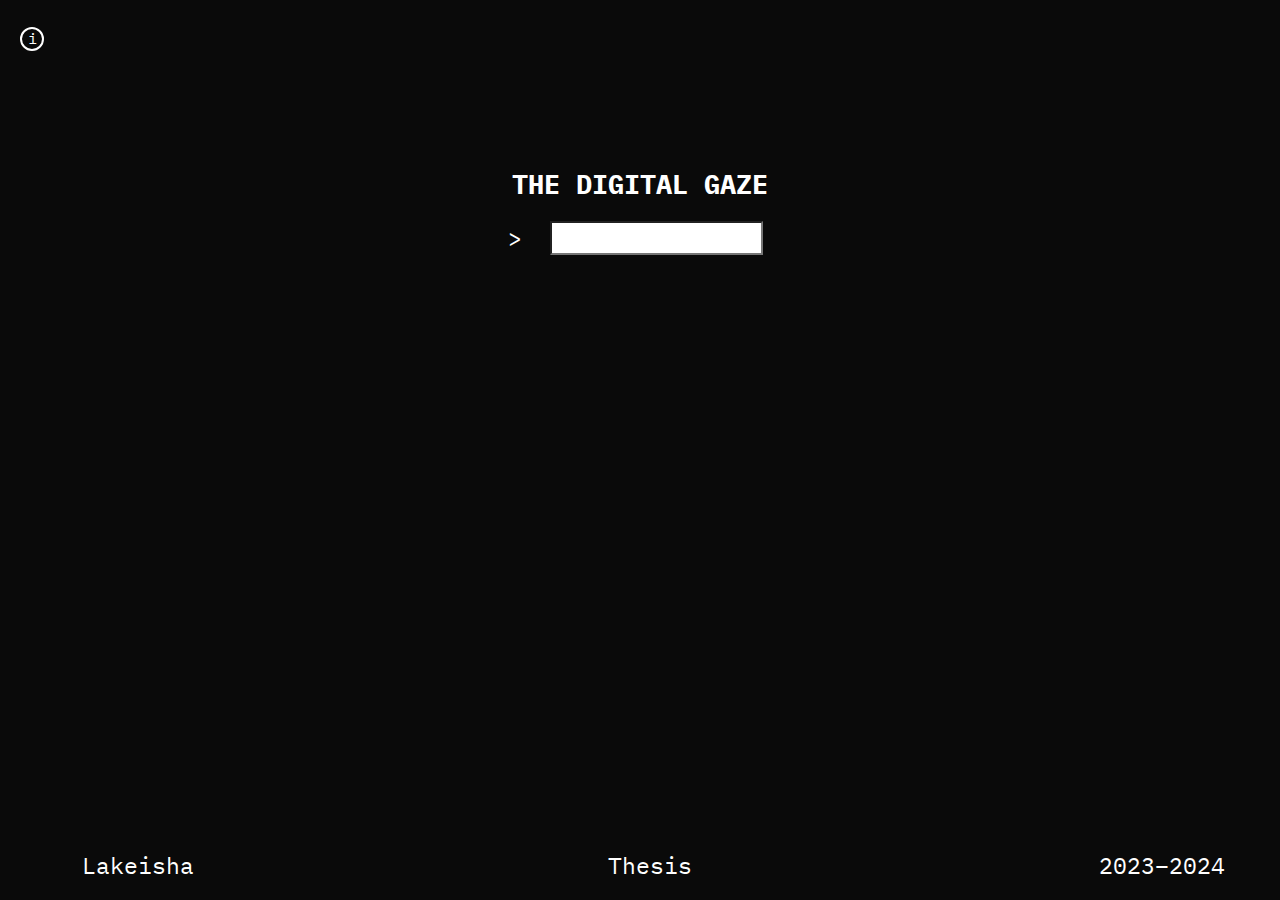
<file: index.html>
<!DOCTYPE html>
<html lang="en">
  <head>
    <meta charset="UTF-8" />
    <link rel="icon" type="image/svg+xml" href="/vite.svg" />
    <meta name="viewport" content="width=device-width, initial-scale=1.0" />
    <title>thesis</title>
    <link rel="stylesheet" href="styles.css" />

    <link rel="preconnect" href="https://fonts.googleapis.com" />
    <link rel="preconnect" href="https://fonts.gstatic.com" crossorigin />
    <link
      href="https://fonts.googleapis.com/css2?family=IBM+Plex+Mono:ital@0;1&display=swap"
      rel="stylesheet"
    />
  </head>

  <body>
    <h1>THE DIGITAL GAZE</h1>
    <div id="desc-1">i</div>

    <div class="more-info" id="more-info">
      <!-- <button id="clickx">x</button> -->

      <ul class="a">
        <li class="password">INPUT PASSWORD</li>
        <!-- ichangedsomething -->
        <li>ideas</li>
        <li>click title</li>
        <li id="bold">click title</li>
        <li>experimentation</li>
        <li>click title</li>
        <li>click title</li>
        <li>click title</li>
        <li>research</li>
        <li>description</li>
        <li>click title</li>
        <li>[ go to website ]</li>
        <li>website</li>
        <li>click title</li>
        <li>click title</li>
        <li>book</li>
        <li>click title</li>
        <li>the digital gaze</li>
        <li>[ print receipt ]</li>
      </ul>
    </div>

    <div id="thingmabob">
      <div id="doohickey">
        <span class="carrot">>&nbsp;</span>
      </div>
      <div id="ultra-container">
        <input id="ultra" type="text" aria-placeholder="hello world" />
      </div>
      <div id="jit-area-container">
        <div id="jit-area"></div>
      </div>
    </div>

    <div class="footer">
      <div class="flex-row-container">
        <div class="flex-row-item">Lakeisha</div>
        <div class="flex-row-item"></div>
        <div class="flex-row-item">Thesis</div>
        <div class="flex-row-item"></div>
        <div class="flex-row-item">2023–2024</div>
      </div>
    </div>

    <!-- <div class="whole-container"></div> -->

    <script type="module" src="main.js"></script>
  </body>
</html>
</file>
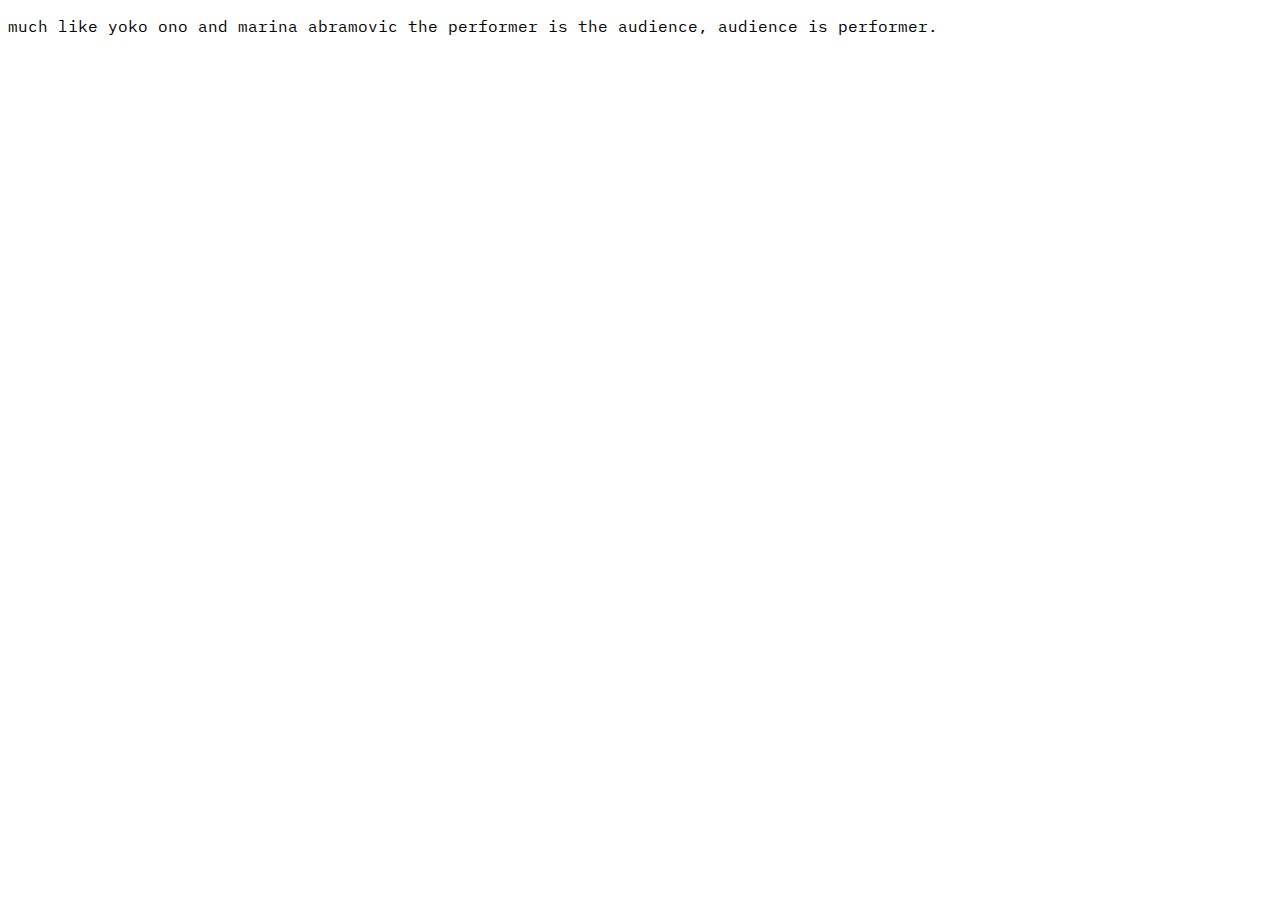
<file: audienceandperformer.html>
<!DOCTYPE html>

<html>
  <head>
    <meta charset="utf-8" />
    <meta http-equiv="X-UA-Compatible" content="IE=edge" />
    <title></title>
    <meta name="description" content="" />
    <meta name="viewport" content="width=device-width, initial-scale=1" />

    <link rel="preconnect" href="https://fonts.googleapis.com" />
    <link rel="preconnect" href="https://fonts.gstatic.com" crossorigin />
    <link
      href="https://fonts.googleapis.com/css2?family=IBM+Plex+Mono:ital@0;1&display=swap"
      rel="stylesheet"
    />

    <style>
      * {
        font-family: "IBM Plex Mono", monospace;
      }
    </style>
  </head>

  <body>
    <p>
        much like yoko ono and marina abramovic the performer is the audience, audience is performer.
    </p>

    <script>
      document.addEventListener("DOMContentLoaded", function () {
        // Add click event listener to the list items with id 'bold'
        var boldElements = document.querySelectorAll("#bold");
        boldElements.forEach(function (element) {
          element.addEventListener("click", function () {
            // Change the id to 'bold-1' when clicked
            element.id = "bold-1";
          });
        });
      });
    </script>
  </body>
</html>
</file>
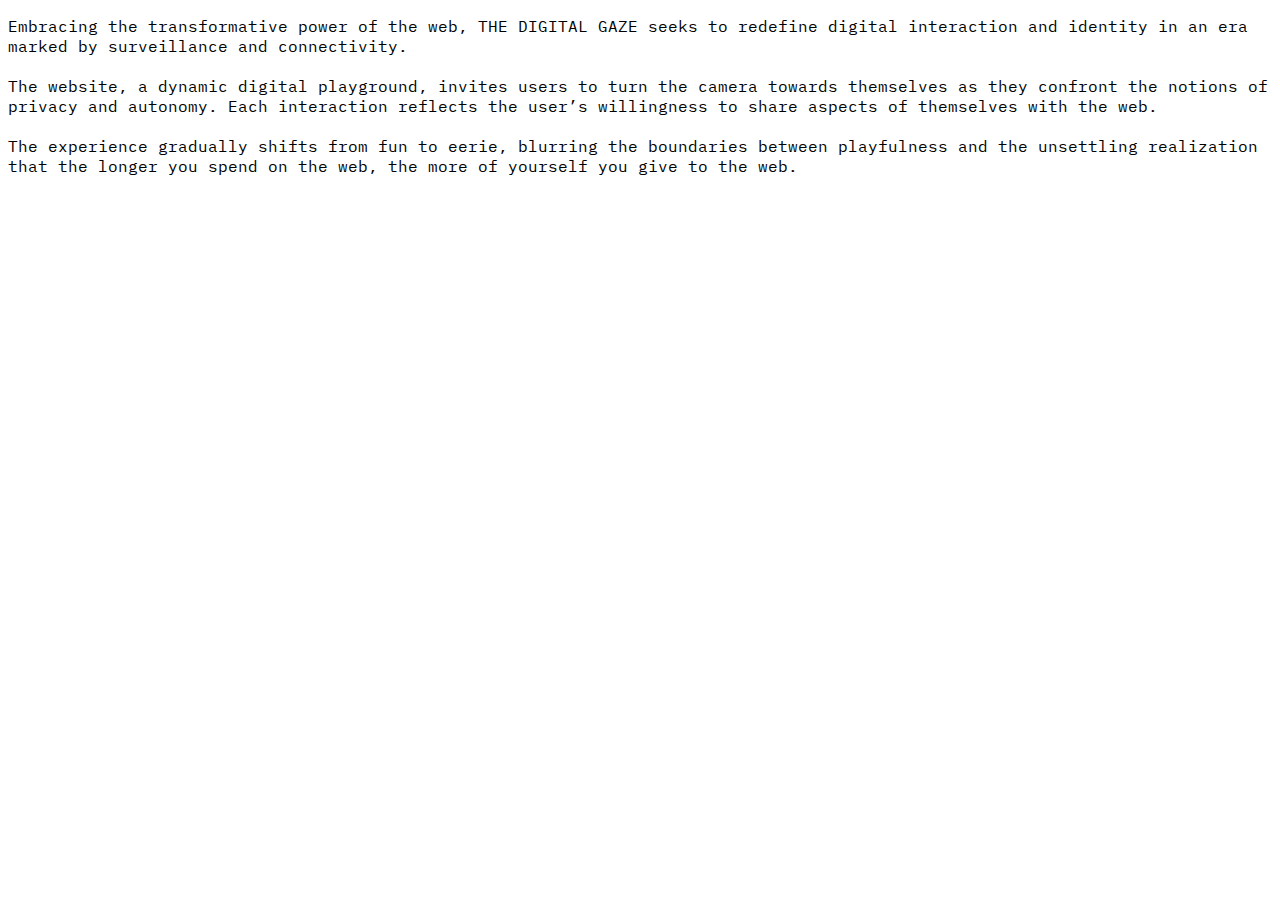
<file: description.html>
<!DOCTYPE html>

<html>
  <head>
    <meta charset="utf-8" />
    <meta http-equiv="X-UA-Compatible" content="IE=edge" />
    <title></title>
    <meta name="description" content="" />
    <meta name="viewport" content="width=device-width, initial-scale=1" />

    <link rel="preconnect" href="https://fonts.googleapis.com" />
    <link rel="preconnect" href="https://fonts.gstatic.com" crossorigin />
    <link
      href="https://fonts.googleapis.com/css2?family=IBM+Plex+Mono:ital@0;1&display=swap"
      rel="stylesheet"
    />

    <style>
      * {
        font-family: "IBM Plex Mono", monospace;
      }
      ul {
        list-style-type: circle;
      }
    </style>
  </head>

  <body>
    <p class="a">
      Embracing the transformative power of the web, THE DIGITAL GAZE seeks to
      redefine digital interaction and identity in an era marked by surveillance
      and connectivity. <br />
      <br />The website, a dynamic digital playground, invites users to turn the
      camera towards themselves as they confront the notions of privacy and
      autonomy. Each interaction reflects the user’s willingness to share
      aspects of themselves with the web. <br />
      <br />The experience gradually shifts from fun to eerie, blurring the
      boundaries between playfulness and the unsettling realization that the
      longer you spend on the web, the more of yourself you give to the web.
    </p>

    <script>
      document.addEventListener("DOMContentLoaded", function () {
        // Add click event listener to the list items with id 'bold'
        var boldElements = document.querySelectorAll("#bold");
        boldElements.forEach(function (element) {
          element.addEventListener("click", function () {
            // Change the id to 'bold-1' when clicked
            element.id = "bold-1";
          });
        });
      });
    </script>
  </body>
</html>
</file>
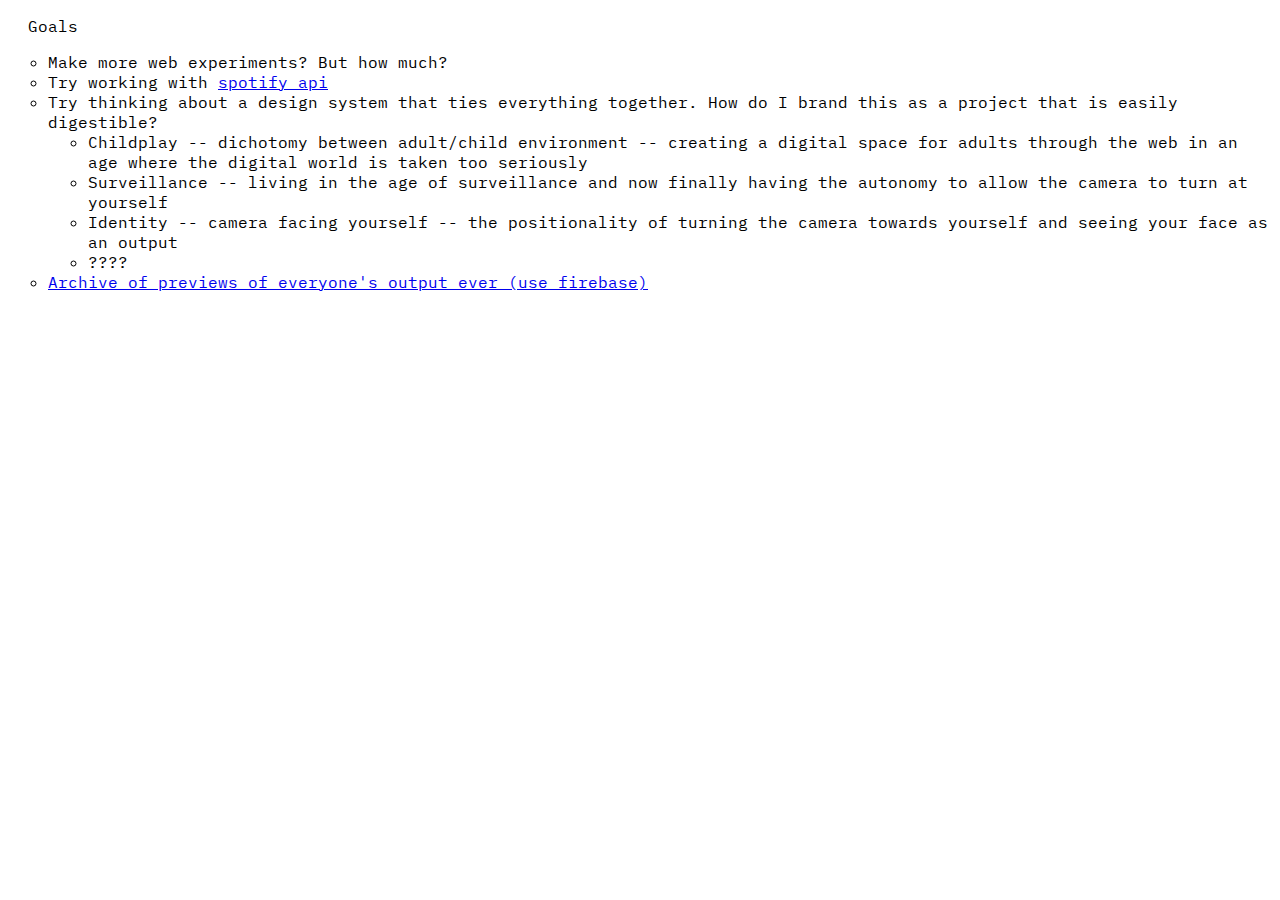
<file: goals.html>
<!DOCTYPE html>

<html lang="en">
  <head>
    <meta charset="utf-8" />
    <meta http-equiv="X-UA-Compatible" content="IE=edge" />
    <title></title>
    <meta name="description" content="" />
    <meta name="viewport" content="width=device-width, initial-scale=1" />

    <link rel="preconnect" href="https://fonts.googleapis.com" />
    <link rel="preconnect" href="https://fonts.gstatic.com" crossorigin />
    <link
      href="https://fonts.googleapis.com/css2?family=IBM+Plex+Mono:ital@0;1&display=swap"
      rel="stylesheet"
    />

    <style>
      ul.a {
        list-style-type: circle;
      }

      #bold {
        /* font-weight: bold; */
      }

      #bold-1 {
        text-decoration: underline;
      }

      * {
        font-family: "IBM Plex Mono", monospace;
      }
    </style>
  </head>

  <body>
    <div id="list">
      <p>&nbsp;&nbsp;Goals</p>
      <ul class="a">
        <li>Make more web experiments? But how much?</li>
        <!-- <li id="bold">How we interact with one another</li> -->
        <li>
          Try working with
          <a
            href="https://developer.spotify.com/documentation/web-api/reference/get-audio-analysis"
          >
            <span>spotify api</span>
          </a>
        </li>
        <li>
          Try thinking about a design system that ties everything together. How
          do I brand this as a project that is easily digestible?
          <br />
          <ul class="a">
            <li>
              Childplay -- dichotomy between adult/child environment -- creating
              a digital space for adults through the web in an age where the
              digital world is taken too seriously
            </li>
            <li>
              Surveillance -- living in the age of surveillance and now finally
              having the autonomy to allow the camera to turn at yourself
            </li>
            <li>
              Identity -- camera facing yourself -- the positionality of turning
              the camera towards yourself and seeing your face as an output
            </li>
            <li>????</li>
          </ul>
        </li>
        <li class="demo" id="firebase-demo">
          <a href="assets/firebase-demo.png" onclick="openImageWindow(event)">
            Archive of previews of everyone's output ever (use firebase)
          </a>
        </li>
      </ul>
    </div>

    <script>
      function openImageWindow(event) {
        event.preventDefault(); // Prevent the default link behavior
        createNewWindows("FirebaseDemo", [event.target.href]);
      }

      function createNewWindows(input, urls) {
        // Use Promise.all to open all windows concurrently
        Promise.all(
          urls.map((url, index) => {
            let left = Math.floor(Math.random() * (screen.width - 600));
            let top = Math.floor(Math.random() * (screen.height - 300));

            return window.open(
              url,
              `${input}Window${index + 1}`,
              `left=${left},top=${top},width=600,height=300`
            );
          })
        );
      }
    </script>
  </body>
</html>
</file>
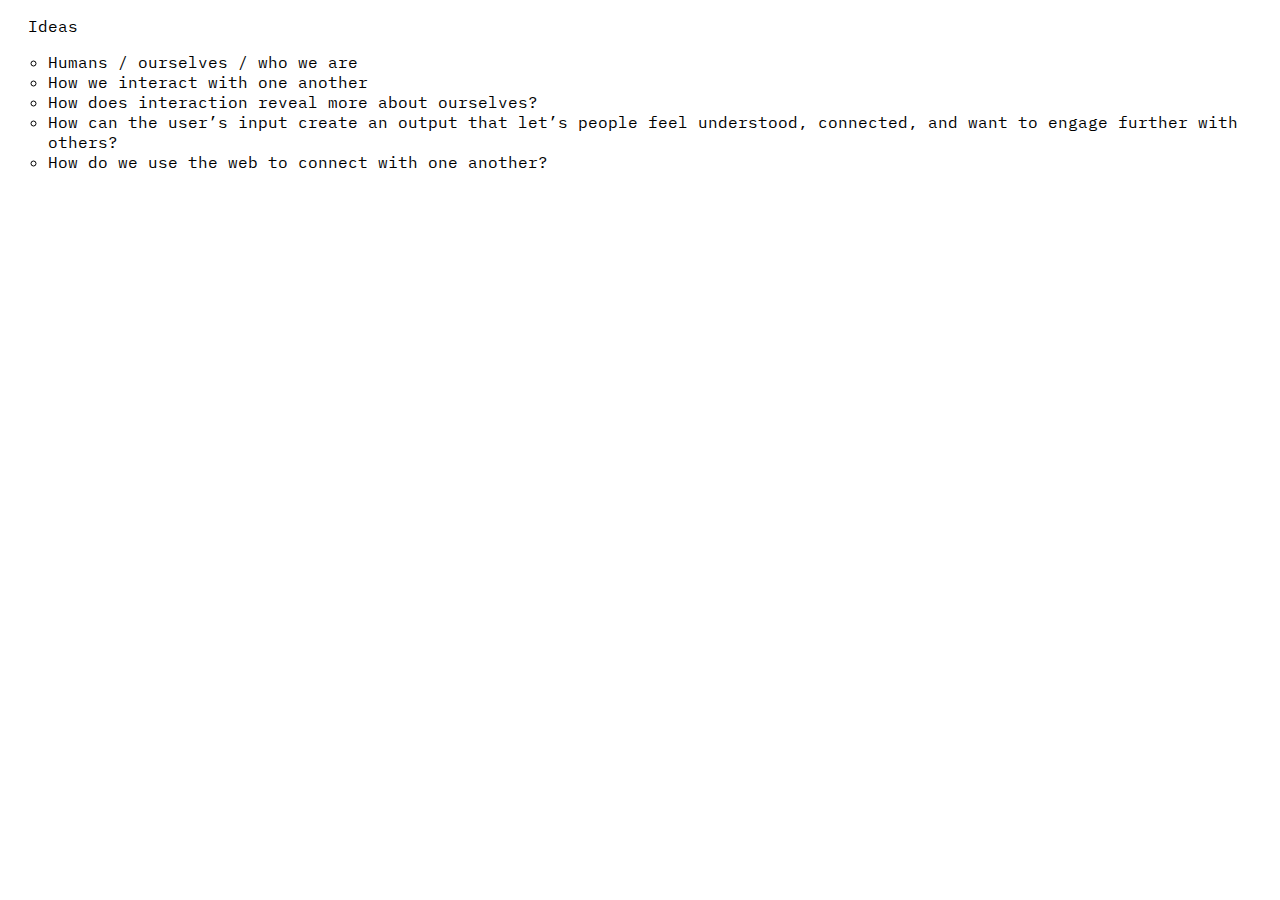
<file: ideas.html>
<!DOCTYPE html>

<html>
  <head>
    <meta charset="utf-8" />
    <meta http-equiv="X-UA-Compatible" content="IE=edge" />
    <title></title>
    <meta name="description" content="" />
    <meta name="viewport" content="width=device-width, initial-scale=1" />

    <link rel="preconnect" href="https://fonts.googleapis.com" />
    <link rel="preconnect" href="https://fonts.gstatic.com" crossorigin />
    <link
      href="https://fonts.googleapis.com/css2?family=IBM+Plex+Mono:ital@0;1&display=swap"
      rel="stylesheet"
    />

    <style>
      ul.a {
        list-style-type: circle;
      }

      #bold {
        /* font-weight: bold; */
      }

      #bold-1 {
        text-decoration: underline;
      }

      * {
        font-family: "IBM Plex Mono", monospace;
      }
    </style>
  </head>

  <body>
    <div id="list">
      <p>&nbsp;&nbsp;Ideas</p>
      <ul class="a">
        <li>Humans / ourselves / who we are</li>
        <li id="bold">How we interact with one another</li>
        <li id="bold">How does interaction reveal more about ourselves?</li>
        <li id="bold">
          How can the user’s input create an output that let’s people feel understood, connected, and want to engage further with others?</li>
                  </li>
        <li id="bold">How do we use the web to connect with one another?</li>
        </li>
      </ul>
    </div>

    <script>
      document.addEventListener("DOMContentLoaded", function () {
        // Add click event listener to the list items with id 'bold'
        var boldElements = document.querySelectorAll("#bold");
        boldElements.forEach(function (element) {
          element.addEventListener("click", function () {
            // Change the id to 'bold-1' when clicked
            element.id = "bold-1";
          });
        });
      });
    </script>
  </body>
</html>
</file>
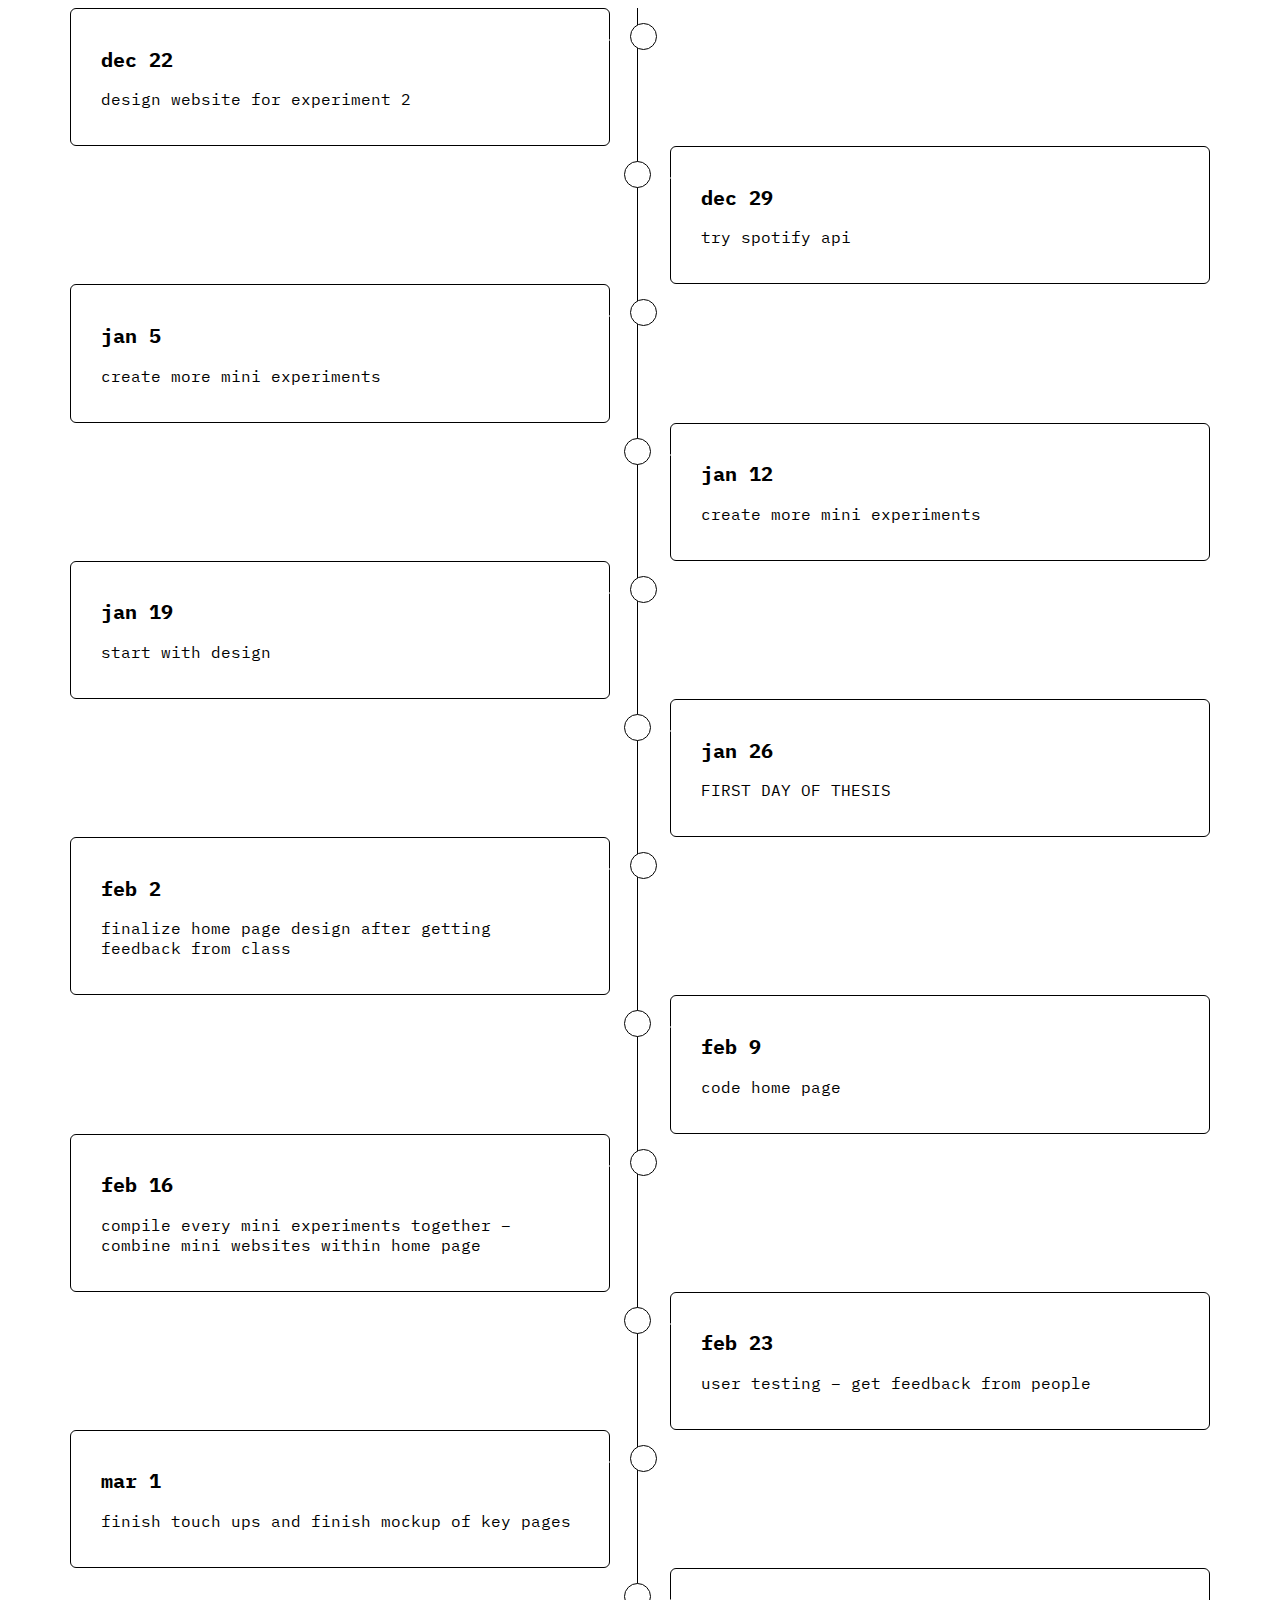
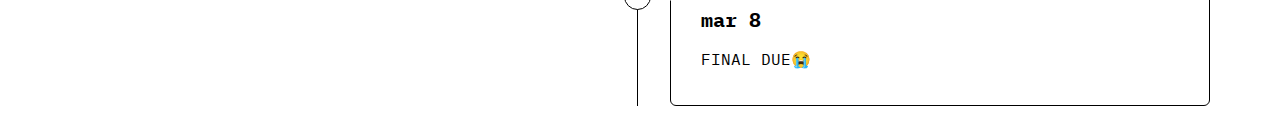
<file: timeline.html>
<!DOCTYPE html>

<html>
  <head>
    <meta charset="utf-8" />
    <meta http-equiv="X-UA-Compatible" content="IE=edge" />
    <title></title>
    <meta name="description" content="" />
    <meta name="viewport" content="width=device-width, initial-scale=1" />

    <link rel="preconnect" href="https://fonts.googleapis.com" />
    <link rel="preconnect" href="https://fonts.gstatic.com" crossorigin />
    <link
      href="https://fonts.googleapis.com/css2?family=IBM+Plex+Mono:ital@0;1&display=swap"
      rel="stylesheet"
    />

    <style>
      * {
        box-sizing: border-box;
        font-family: "IBM Plex Mono", monospace;
      }

      h2 {
        font-size: 20px;
      }

      body {
        /* background-color: #474e5d; */
        font-family: Helvetica, sans-serif;
      }

      /* The actual timeline (the vertical ruler) */
      .timeline {
        position: relative;
        max-width: 1200px;
        margin: 0 auto;
      }

      /* The actual timeline (the vertical ruler) */
      .timeline::after {
        content: "";
        position: absolute;
        width: 1px;
        background-color: black;
        /* border: 1px solid black; */
        top: 0;
        bottom: 0;
        left: 50%;
        margin-left: -3px;
      }

      /* Container around content */
      .container {
        padding: 0px 30px;
        position: relative;
        background-color: inherit;
        width: 50%;
      }

      /* The circles on the timeline */
      .container::after {
        content: "";
        position: absolute;
        width: 25px;
        height: 25px;
        right: -17px;
        background-color: white;
        border: 1px solid black;
        top: 15px;
        border-radius: 50%;
        z-index: 1;
      }

      /* Place the container to the left */
      .left {
        left: 0;
      }

      /* Place the container to the right */
      .right {
        left: 50%;
      }

      /* Add arrows to the left container (pointing right) */
      .left::before {
        content: " ";
        height: 0;
        position: absolute;
        top: 22px;
        width: 0;
        z-index: 1;
        right: 30px;
        border: medium solid white;
        border-width: 10px 0 10px 10px;
        border-color: transparent transparent transparent white;
      }

      /* Add arrows to the right container (pointing left) */
      .right::before {
        content: " ";
        height: 0;
        position: absolute;
        top: 22px;
        width: 0;
        z-index: 1;
        left: 30px;
        border: medium solid white;
        border-width: 10px 10px 10px 0;
        border-color: transparent white transparent transparent;
      }

      /* Fix the circle for containers on the right side */
      .right::after {
        left: -16px;
      }

      /* The actual content */
      .content {
        padding: 20px 30px;
        background-color: white;
        border: 1px solid black;
        position: relative;
        border-radius: 6px;
      }

      /* Media queries - Responsive timeline on screens less than 600px wide */
      @media screen and (max-width: 600px) {
        /* Place the timelime to the left */
        .timeline::after {
          left: 31px;
        }

        /* Full-width containers */
        .container {
          width: 100%;
          padding-left: 70px;
          padding-right: 25px;
        }

        /* Make sure that all arrows are pointing leftwards */
        .container::before {
          left: 60px;
          border: medium solid white;
          border-width: 10px 10px 10px 0;
          /* border-color: transparent white transparent transparent; */
        }

        /* Make sure all circles are at the same spot */
        .left::after,
        .right::after {
          left: 15px;
        }

        /* Make all right containers behave like the left ones */
        .right {
          left: 0%;
        }
      }
    </style>
  </head>

  <body>
    <div class="timeline">
      <div class="container left">
        <div class="content">
          <h2>dec 22</h2>
          <p>design website for experiment 2</p>
        </div>
      </div>
      <div class="container right">
        <div class="content">
          <h2>dec 29</h2>
          <p>try spotify api</p>
        </div>
      </div>
      <div class="container left">
        <div class="content">
          <h2>jan 5</h2>
          <p>create more mini experiments</p>
        </div>
      </div>
      <div class="container right">
        <div class="content">
          <h2>jan 12</h2>
          <p>create more mini experiments</p>
        </div>
      </div>
      <div class="container left">
        <div class="content">
          <h2>jan 19</h2>
          <p>start with design</p>
        </div>
      </div>
      <div class="container right">
        <div class="content">
          <h2>jan 26</h2>
          <p>FIRST DAY OF THESIS</p>
        </div>
      </div>
      <div class="container left">
        <div class="content">
          <h2>feb 2</h2>
          <p>finalize home page design after getting feedback from class</p>
        </div>
      </div>
      <div class="container right">
        <div class="content">
          <h2>feb 9</h2>
          <p>code home page</p>
        </div>
      </div>
      <div class="container left">
        <div class="content">
          <h2>feb 16</h2>
          <p>
            compile every mini experiments together – combine mini websites
            within home page
          </p>
        </div>
      </div>
      <div class="container right">
        <div class="content">
          <h2>feb 23</h2>
          <p>user testing – get feedback from people</p>
        </div>
      </div>
      <div class="container left">
        <div class="content">
          <h2>mar 1</h2>
          <p>finish touch ups and finish mockup of key pages</p>
        </div>
      </div>
      <div class="container right">
        <div class="content">
          <h2>mar 8</h2>
          <p>FINAL DUE😭</p>
        </div>
      </div>
    </div>

    <script>
      document.addEventListener("DOMContentLoaded", function () {
        // Add click event listener to the list items with id 'bold'
        var boldElements = document.querySelectorAll("#bold");
        boldElements.forEach(function (element) {
          element.addEventListener("click", function () {
            // Change the id to 'bold-1' when clicked
            element.id = "bold-1";
          });
        });
      });
    </script>
  </body>
</html>
</file>
<file: styles.css>
* {
  margin: 0;
  padding: 0;
  font-family: "IBM Plex Mono", monospace;
  /* min-height: 100vh;  */
  /* transform: scale(1.5px); */
  font-size: 23px;
  color: white;
  background-color: rgb(10, 10, 10);
  /* border: 2px solid white; */
}

.whole-container {
  width: 100vw;
  height: 100vh;
  border: 2px solid white;
  /* overflow: hidden; */
  position: absolute;
  z-index: 10;
}

#thingmabob {
  text-align: center;
}

.carrot {
  margin-left: -10px;
}

#doohickey {
  display: inline-block;
  margin-bottom: 10px;
}

#ultra-container {
  display: inline-block;
}

#ultra {
  margin-bottom: 10px;
  width: 209px;
  background-color: white;
  color: black;
  /* border-bottom: 5px gray solid;
  border-right: 10px gray solid;
  border-left: 5px gray solid;
  border-top: 10px gray solid; */
}

#jit-area {
  text-align: left;
  margin-top: 10px;
}

#jit-area-container {
  margin-left: auto;
  margin-right: auto;
  width: 240px;
}

h1 {
  text-align: center;
  margin-top: 13%;
  /* font-size: 22.5px; */
  font-size: 27px;
  margin-bottom: 20px;
  cursor: pointer;
}

/* .footer {
  position: absolute;
  bottom: 10px;
  left: 10px;
  z-index: 10;
} */

/* .footer-right {
  text-align: right;
  float: right;
  position: absolute;
  bottom: 10px;
  z-index: 10;
} */

.footer {
  position: fixed;
  bottom: 0;
  left: 0;
  width: 100%;
  /* background-color: #f8f8f8; */
  padding: 10px;
  /* box-shadow: 0px -2px 5px rgba(0, 0, 0, 0.1);  */
}

.flex-row-container {
  display: flex;
  justify-content: space-between;
}

.flex-row-item {
  flex: 1;
  text-align: center;
  margin-bottom: 10px;
}

#xButton {
  top: -32px !important;
  right: 0px !important;
}

.hide {
  display: block;
}

#clickx {
  top: -32px !important;
  right: 0px !important;
  position: fixed;
}

.more-info {
  display: none;
  position: fixed;
  top: 22.5%;
  left: 17%;
  transform: translate(-50%, -50%);
  background-color: white;
  /* padding: 20px; */
  /* border: 1px solid #ccc; */
  box-shadow: 0px 0px 10px 0px rgba(0, 0, 0, 0.75);
  z-index: 998; /* Ensure the popup is below the close button overlay */
  width: 300px;
  font-size: 10px;
  /* display:block; */
  /* height: 60%; */
  /* didplay: none; */
}

#desc-1 {
  font-size: 15px !important;
  border: 2px solid white;
  border-radius: 50%;
  width: 20px;
  height: 20px;
  padding-left: center;
  padding-right: center;
  text-align: center;
  top: 3vh;
  position: absolute;
  margin-left: 20px;
  font-size: 20px;
}

/* i changed something here too */

#desc-1:hover {
  cursor: pointer;
}

.hide {
  display: block;
}

#clickx {
  top: -32px !important;
  right: 0px !important;
  position: fixed;
}

#xButton {
  top: -32px !important;
  right: 0px !important;
}

ul,
li {
  font-size: 12px !important;
  border: none !important;
}

.password {
  list-style-type: none !important; /* Remove bullets */
}
</file>
